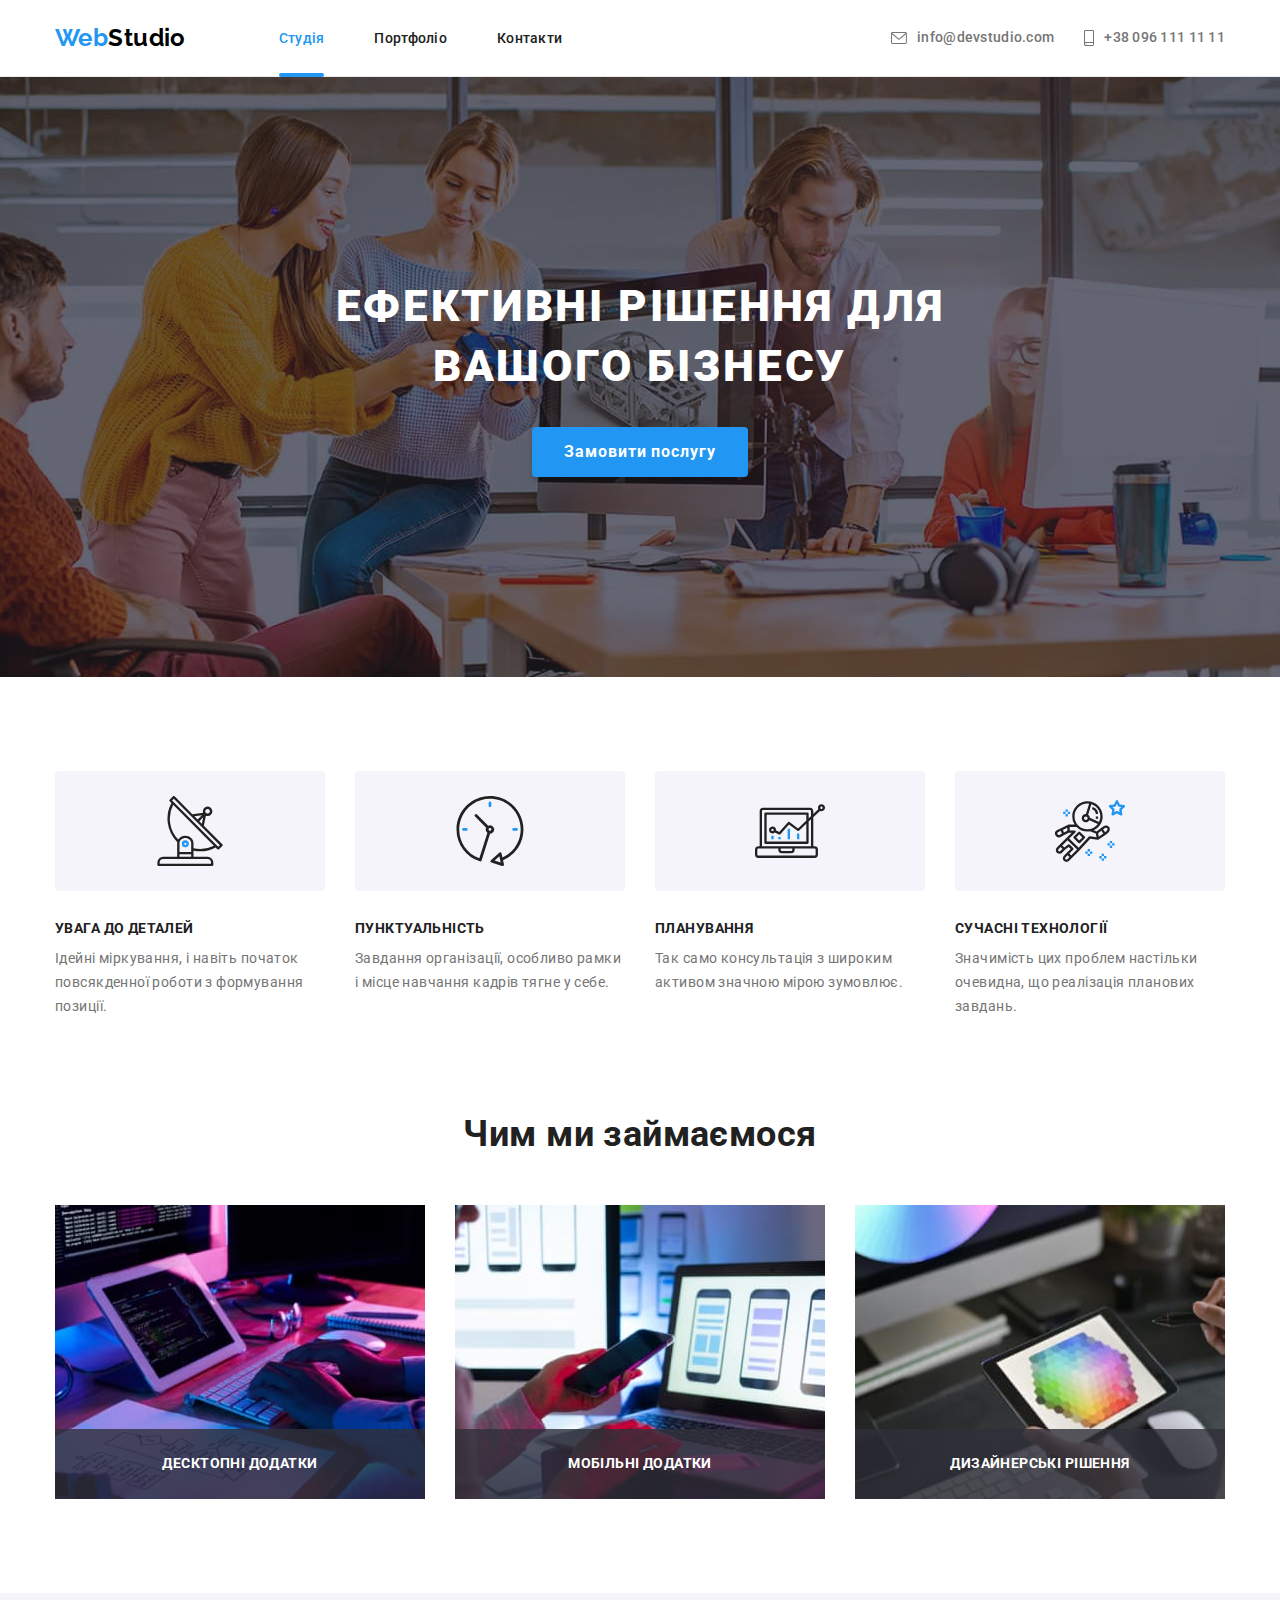
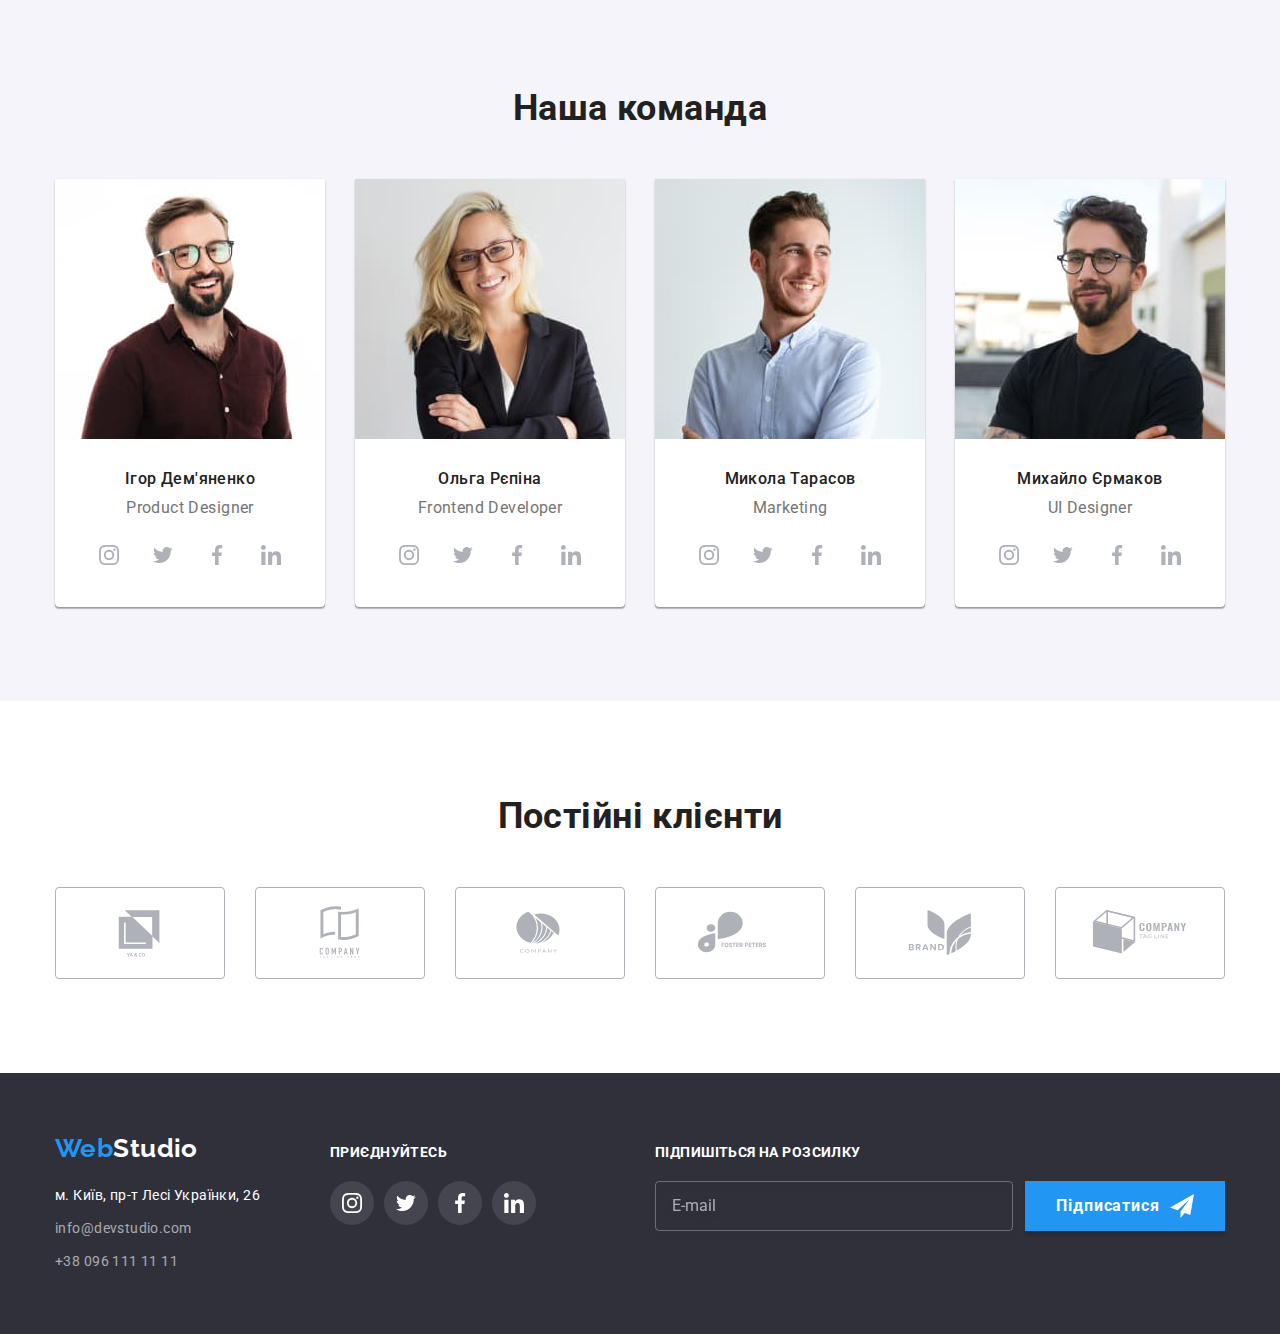
<file: index.html>
<!DOCTYPE html>
<html lang="uk">
  <head>
    <meta charset="UTF-8" />
    <meta http-equiv="X-UA-Compatible" content="IE=edge" />
    <meta name="viewport" content="width=device-width, initial-scale=1.0" />
    <title>WebStudio</title>
    <link
      rel="stylesheet"
      href="https://cdn.jsdelivr.net/npm/modern-normalize@1.1.0/modern-normalize.min.css"
    />
    <link rel="preconnect" href="https://fonts.googleapis.com" />
    <link rel="preconnect" href="https://fonts.gstatic.com" crossorigin />
    <link
      href="https://fonts.googleapis.com/css2?family=Raleway:wght@700&family=Roboto:wght@400;500;700;900&display=swap"
      rel="stylesheet"
    />
    <link rel="stylesheet" href="./css/main.min.css" />
  </head>
  <body>
    <header class="page-header">
      <div class="container page-header__container">
        <nav>
          <a class="logo link" href="./index.html"
            ><span class="logo-web">Web</span
            ><span class="page-header__logo-studio">Studio</span></a
          >
          <ul class="menu list">
            <li class="menu__item">
              <a class="menu__link link menu__link_current hover" href="./index.html">Студія</a>
            </li>
            <li class="menu__item">
              <a class="menu__link link hover" href="./portfolio.html">Портфоліо</a>
            </li>
            <li class="menu__item"><a class="menu__link link hover" href="#">Контакти</a></li>
          </ul>
        </nav>
        <button type="button" class="open-mob-menu-btn js-open-menu">
          <svg class="open-mob-menu-btn__icon">
            <use href="./images/sprite.svg#icon-burger"></use>
          </svg>
        </button>
        <ul class="contact list">
          <li class="contact__item">
            <a class="contact__info link hover" href="mailto:info@devstudio.com">
              <svg
                lang="en"
                aria-label="envelope icon"
                class="contact__icon"
                width="16"
                height="12"
              >
                <use href="./images/sprite.svg#icon-envelope"></use>
              </svg>
              info@devstudio.com</a
            >
          </li>
          <li class="contact__item">
            <a class="contact__info link hover" href="tel:+380961111111">
              <svg
                lang="en"
                aria-label="smartphone icon"
                class="contact__icon"
                width="10"
                height="16"
              >
                <use href="./images/sprite.svg#icon-smartphone"></use>
              </svg>
              +38 096 111 11 11</a
            >
          </li>
        </ul>
      </div>
      <div class="mobile-menu js-menu-container">
        <div class="container mobile-menu__container">
          <button class="mobile-menu__close-btn js-close-menu" type="button">
            <svg lang="en" aria-label="close icon" class="mobile-menu__close-icon">
              <use href="./images/sprite.svg#icon-close"></use>
            </svg>
          </button>
          <ul class="mobile-menu__list list">
            <li class="mobile-menu__item">
              <a class="mobile-menu__link link mobile-menu__link_current hover" href="./index.html"
                >Студія</a
              >
            </li>
            <li class="mobile-menu__item">
              <a class="mobile-menu__link link hover" href="./portfolio.html">Портфоліо</a>
            </li>
            <li class="mobile-menu__item">
              <a class="mobile-menu__link link hover" href="#">Контакти</a>
            </li>
          </ul>
          <ul class="mobile-menu__contact list">
            <li class="mobile-menu__contact-item">
              <a class="mobile-menu__tel link hover" href="tel:+380961111111"> +38 096 111 11 11</a>
            </li>
            <li class="mobile-menu__contact-item">
              <a class="mobile-menu__mail link hover" href="mailto:info@devstudio.com">
                info@devstudio.com</a
              >
            </li>
          </ul>
          <ul class="mobile-menu__social-list list">
            <li class="mobile-menu__social-list-item">
              <a class="link mobile-menu__social-list-link" lang="en" href="#">Instagram</a>
            </li>
            <li class="mobile-menu__social-list-item">
              <a class="link mobile-menu__social-list-link" lang="en" href="#">Twitter</a>
            </li>
            <li class="mobile-menu__social-list-item">
              <a class="link mobile-menu__social-list-link" lang="en" href="#">Facebook</a>
            </li>
            <li class="mobile-menu__social-list-item">
              <a class="link mobile-menu__social-list-link" lang="en" href="#">LinkedIn</a>
            </li>
          </ul>
        </div>
      </div>
    </header>
    <main>
      <section class="hero overlay">
        <div class="container">
          <h1 class="hero__title">Ефективні рішення для вашого бізнесу</h1>
          <button class="hero__btn" type="button" data-modal-open>Замовити послугу</button>
        </div>
      </section>
      <section class="features section">
        <div class="container">
          <h2 class="visually-hidden">Особливості</h2>
          <ul class="features__list list">
            <li class="features__item">
              <div class="features__image">
                <svg lang="en" aria-label="antenna icon" width="70" height="70">
                  <use href="./images/sprite.svg#icon-antenna"></use>
                </svg>
              </div>
              <h3 class="features__title">Увага до деталей</h3>
              <p class="features__text">
                Ідейні міркування, і навіть початок повсякденної роботи з формування позиції.
              </p>
            </li>
            <li class="features__item">
              <div class="features__image">
                <svg lang="en" aria-label="clock icon" width="70" height="70">
                  <use href="./images/sprite.svg#icon-clock"></use>
                </svg>
              </div>
              <h3 class="features__title">Пунктуальність</h3>
              <p class="features__text">
                Завдання організації, особливо рамки і місце навчання кадрів тягне у себе.
              </p>
            </li>
            <li class="features__item">
              <div class="features__image">
                <svg lang="en" aria-label="diagram icon" width="70" height="70">
                  <use href="./images/sprite.svg#icon-diagram"></use>
                </svg>
              </div>
              <h3 class="features__title">Планування</h3>
              <p class="features__text">
                Так само консультація з широким активом значною мірою зумовлює.
              </p>
            </li>
            <li class="features__item">
              <div class="features__image">
                <svg lang="en" aria-label="astronaut icon" width="70" height="70">
                  <use href="./images/sprite.svg#icon-astronaut"></use>
                </svg>
              </div>
              <h3 class="features__title">Сучасні технології</h3>
              <p class="features__text">
                Значимість цих проблем настільки очевидна, що реалізація планових завдань.
              </p>
            </li>
          </ul>
        </div>
      </section>
      <section class="work section">
        <div class="container">
          <h2 class="work__title">Чим ми займаємося</h2>
          <ul class="work__list list">
            <li>
              <div class="work__wrapper">
                <img
                  srcset="./images/about-img-1@2x.jpg 2x"
                  src="./images/about-img-1.jpg"
                  alt="Друкує код"
                  width="370"
                  height="294"
                />
                <p class="work__overlay">десктопні додатки</p>
              </div>
            </li>
            <li>
              <div class="work__wrapper">
                <img
                  srcset="./images/about-img-2@2x.jpg 2x"
                  src="./images/about-img-2.jpg"
                  alt="Перевіряє телефон"
                  width="370"
                  height="294"
                />
                <p class="work__overlay">мобільні додатки</p>
              </div>
            </li>
            <li>
              <div class="work__wrapper">
                <img
                  srcset="./images/about-img-3@2x.jpg 2x"
                  src="./images/about-img-3.jpg"
                  alt="Працює з планшетом"
                  width="370"
                  height="294"
                />
                <p class="work__overlay">дизайнерські рішення</p>
              </div>
            </li>
          </ul>
        </div>
      </section>
      <section class="team section">
        <div class="container">
          <h2 class="team__title">Наша команда</h2>
          <ul class="team__list list">
            <li class="team__images">
              <picture>
                <source
                  srcset="./images/team-member-1.jpg 1x, ./images/team-member-1@2x.jpg 2x"
                  media="(min-width: 1200px)" />
                <source
                  srcset="./images/team-member-1-tab.jpg 1x, ./images/team-member-1-tab@2x.jpg 2x"
                  media="(min-width: 768px)" />
                <source
                  srcset="./images/team-member-1-mob.jpg 1x, ./images/team-member-1-mob@2x.jpg 2x"
                  media="(max-width: 767px)" />
                <img src="./images/team-member-1-mob.jpg" alt="Фото Ігоря Дем'яненка"
              /></picture>
              <div class="team__subtitle">
                <h3 class="team__name">Ігор Дем'яненко</h3>
                <p class="team__position" lang="en">Product Designer</p>
                <ul class="social-list list">
                  <li>
                    <a href="#" class="social-list__link link">
                      <svg
                        lang="en"
                        aria-label="instagram icon"
                        class="social-list-icon"
                        width="20"
                        height="20"
                      >
                        <use href="./images/sprite.svg#icon-instagram"></use>
                      </svg>
                    </a>
                  </li>
                  <li>
                    <a href="#" class="social-list__link">
                      <svg
                        lang="en"
                        aria-label="twitter icon"
                        class="social-list-icon"
                        width="20"
                        height="20"
                      >
                        <use href="./images/sprite.svg#icon-twitter"></use>
                      </svg>
                    </a>
                  </li>
                  <li>
                    <a href="#" class="social-list__link">
                      <svg
                        lang="en"
                        aria-label="facebook icon"
                        class="social-list-icon"
                        width="20"
                        height="20"
                      >
                        <use href="./images/sprite.svg#icon-facebook"></use>
                      </svg>
                    </a>
                  </li>
                  <li>
                    <a href="#" class="social-list__link">
                      <svg
                        lang="en"
                        aria-label="linkedin icon"
                        class="social-list-icon"
                        width="20"
                        height="20"
                      >
                        <use href="./images/sprite.svg#icon-linkedin"></use>
                      </svg>
                    </a>
                  </li>
                </ul>
              </div>
            </li>
            <li class="team__images">
              <picture>
                <source
                  srcset="./images/team-member-2.jpg 1x, ./images/team-member-2@2x.jpg 2x"
                  media="(min-width: 1200px)" />
                <source
                  srcset="./images/team-member-2-tab.jpg 1x, ./images/team-member-2-tab@2x.jpg 2x"
                  media="(min-width: 768px)" />
                <source
                  srcset="./images/team-member-2-mob.jpg 1x, ./images/team-member-2-mob@2x.jpg 2x"
                  media="(max-width: 767px)" />
                <img src="./images/team-member-2-mob.jpg" alt="Фото Ольги Рєпіної"
              /></picture>
              <div class="team__subtitle">
                <h3 class="team__name">Ольга Рєпіна</h3>
                <p class="team__position" lang="en">Frontend Developer</p>
                <ul class="social-list list">
                  <li>
                    <a href="#" class="social-list__link link">
                      <svg
                        lang="en"
                        aria-label="instagram icon"
                        class="social-list-icon"
                        width="20"
                        height="20"
                      >
                        <use href="./images/sprite.svg#icon-instagram"></use>
                      </svg>
                    </a>
                  </li>
                  <li>
                    <a href="#" class="social-list__link">
                      <svg
                        lang="en"
                        aria-label="twitter icon"
                        class="social-list-icon"
                        width="20"
                        height="20"
                      >
                        <use href="./images/sprite.svg#icon-twitter"></use>
                      </svg>
                    </a>
                  </li>
                  <li>
                    <a href="#" class="social-list__link">
                      <svg
                        lang="en"
                        aria-label="facebook icon"
                        class="social-list-icon"
                        width="20"
                        height="20"
                      >
                        <use href="./images/sprite.svg#icon-facebook"></use>
                      </svg>
                    </a>
                  </li>
                  <li>
                    <a href="#" class="social-list__link">
                      <svg
                        lang="en"
                        aria-label="linkedin icon"
                        class="social-list-icon"
                        width="20"
                        height="20"
                      >
                        <use href="./images/sprite.svg#icon-linkedin"></use>
                      </svg>
                    </a>
                  </li>
                </ul>
              </div>
            </li>
            <li class="team__images">
              <picture>
                <source
                  srcset="./images/team-member-3.jpg 1x, ./images/team-member-3@2x.jpg 2x"
                  media="(min-width: 1200px)" />
                <source
                  srcset="./images/team-member-3-tab.jpg 1x, ./images/team-member-3-tab@2x.jpg 2x"
                  media="(min-width: 768px)" />
                <source
                  srcset="./images/team-member-3-mob.jpg 1x, ./images/team-member-3-mob@2x.jpg 2x"
                  media="(max-width: 767px)" />
                <img src="./images/team-member-3-mob.jpg" alt="Фото Миколи Тарасова"
              /></picture>
              <div class="team__subtitle">
                <h3 class="team__name">Микола Тарасов</h3>
                <p class="team__position" lang="en">Marketing</p>
                <ul class="social-list list">
                  <li>
                    <a href="#" class="social-list__link link">
                      <svg
                        lang="en"
                        aria-label="instagram icon"
                        class="social-list-icon"
                        width="20"
                        height="20"
                      >
                        <use href="./images/sprite.svg#icon-instagram"></use>
                      </svg>
                    </a>
                  </li>
                  <li>
                    <a href="#" class="social-list__link">
                      <svg
                        lang="en"
                        aria-label="twitter icon"
                        class="social-list-icon"
                        width="20"
                        height="20"
                      >
                        <use href="./images/sprite.svg#icon-twitter"></use>
                      </svg>
                    </a>
                  </li>
                  <li>
                    <a href="#" class="social-list__link">
                      <svg
                        lang="en"
                        aria-label="facebook icon"
                        class="social-list-icon"
                        width="20"
                        height="20"
                      >
                        <use href="./images/sprite.svg#icon-facebook"></use>
                      </svg>
                    </a>
                  </li>
                  <li>
                    <a href="#" class="social-list__link">
                      <svg
                        lang="en"
                        aria-label="linkedin icon"
                        class="social-list-icon"
                        width="20"
                        height="20"
                      >
                        <use href="./images/sprite.svg#icon-linkedin"></use>
                      </svg>
                    </a>
                  </li>
                </ul>
              </div>
            </li>
            <li class="team__images">
              <picture>
                <source
                  srcset="./images/team-member-4.jpg 1x, ./images/team-member-4@2x.jpg 2x"
                  media="(min-width: 1200px)" />
                <source
                  srcset="./images/team-member-4-tab.jpg 1x, ./images/team-member-4-tab@2x.jpg 2x"
                  media="(min-width: 768px)" />
                <source
                  srcset="./images/team-member-4-mob.jpg 1x, ./images/team-member-4-mob@2x.jpg 2x"
                  media="(max-width: 767px)" />
                <img src="./images/team-member-4-mob.jpg" alt="Фото Михайла Єрмакова"
              /></picture>
              <div class="team__subtitle">
                <h3 class="team__name">Михайло Єрмаков</h3>
                <p class="team__position" lang="en">UI Designer</p>
                <ul class="social-list list">
                  <li>
                    <a href="#" class="social-list__link link">
                      <svg
                        lang="en"
                        aria-label="instagram icon"
                        class="social-list-icon"
                        width="20"
                        height="20"
                      >
                        <use href="./images/sprite.svg#icon-instagram"></use>
                      </svg>
                    </a>
                  </li>
                  <li>
                    <a href="#" class="social-list__link">
                      <svg
                        lang="en"
                        aria-label="twitter icon"
                        class="social-list-icon"
                        width="20"
                        height="20"
                      >
                        <use href="./images/sprite.svg#icon-twitter"></use>
                      </svg>
                    </a>
                  </li>
                  <li>
                    <a href="#" class="social-list__link">
                      <svg
                        lang="en"
                        aria-label="facebook icon"
                        class="social-list-icon"
                        width="20"
                        height="20"
                      >
                        <use href="./images/sprite.svg#icon-facebook"></use>
                      </svg>
                    </a>
                  </li>
                  <li>
                    <a href="#" class="social-list__link">
                      <svg
                        lang="en"
                        aria-label="linkedin icon"
                        class="social-list-icon"
                        width="20"
                        height="20"
                      >
                        <use href="./images/sprite.svg#icon-linkedin"></use>
                      </svg>
                    </a>
                  </li>
                </ul>
              </div>
            </li>
          </ul>
        </div>
      </section>
      <section class="clients section">
        <div class="container">
          <h2 class="clients__title">Постійні клієнти</h2>
          <ul class="clients__list list">
            <li>
              <a href="#" class="clients__link link"
                ><svg
                  lang="en"
                  aria-label="logo1 icon"
                  class="clients__icon"
                  width="106"
                  height="60"
                >
                  <use href="./images/sprite.svg#icon-Logo1"></use></svg
              ></a>
            </li>
            <li>
              <a href="#" class="clients__link link"
                ><svg
                  lang="en"
                  aria-label="logo2 icon"
                  class="clients__icon"
                  width="106"
                  height="60"
                >
                  <use href="./images/sprite.svg#icon-Logo2"></use></svg
              ></a>
            </li>
            <li>
              <a href="#" class="clients__link link"
                ><svg
                  lang="en"
                  aria-label="logo3 icon"
                  class="clients__icon"
                  width="106"
                  height="60"
                >
                  <use href="./images/sprite.svg#icon-Logo3"></use></svg
              ></a>
            </li>
            <li>
              <a href="#" class="clients__link link"
                ><svg
                  lang="en"
                  aria-label="logo4 icon"
                  class="clients__icon"
                  width="106"
                  height="60"
                >
                  <use href="./images/sprite.svg#icon-Logo4"></use></svg
              ></a>
            </li>
            <li>
              <a href="#" class="clients__link link"
                ><svg
                  lang="en"
                  aria-label="logo5 icon"
                  class="clients__icon"
                  width="106"
                  height="60"
                >
                  <use href="./images/sprite.svg#icon-Logo5"></use></svg
              ></a>
            </li>
            <li>
              <a href="#" class="clients__link link"
                ><svg
                  lang="en"
                  aria-label="logo6 icon"
                  class="clients__icon"
                  width="106"
                  height="60"
                >
                  <use href="./images/sprite.svg#icon-Logo6"></use></svg
              ></a>
            </li>
          </ul>
        </div>
      </section>
    </main>
    <footer class="footer">
      <div class="footer__container container">
        <div class="footer__wrapper">
          <div>
            <a class="footer__logo link" href="./index.html"
              ><span class="logo-web">Web</span><span class="footer__logo-studio">Studio</span></a
            >
            <address class="address">
              <ul class="list">
                <li class="address__item">
                  <a
                    class="address__link link"
                    href="https://goo.gl/maps/EYqhjELSdJhmkw51A"
                    target="_blank"
                    rel="nofollow noopener noreferrer"
                    >м. Київ, пр-т Лесі Українки, 26</a
                  >
                </li>
                <li class="address__item">
                  <a class="contact-link link hover" href="mailto:info@devstudio.com"
                    >info@devstudio.com</a
                  >
                </li>
                <li class="address__item">
                  <a class="contact-link link hover" href="tel:+380961111111">+38 096 111 11 11</a>
                </li>
              </ul>
            </address>
          </div>
          <div class="footer__socials">
            <p class="footer__invitation">приєднуйтесь</p>
            <ul class="social-list list">
              <li>
                <a href="#" class="social-list__link footer__fill link">
                  <svg
                    lang="en"
                    aria-label="instagram icon"
                    class="social-list-icon"
                    width="20"
                    height="20"
                  >
                    <use href="./images/sprite.svg#icon-instagram"></use>
                  </svg>
                </a>
              </li>
              <li>
                <a href="#" class="social-list__link footer__fill link">
                  <svg
                    lang="en"
                    aria-label="twitter icon"
                    class="social-list-icon"
                    width="20"
                    height="20"
                  >
                    <use href="./images/sprite.svg#icon-twitter"></use>
                  </svg>
                </a>
              </li>
              <li>
                <a href="#" class="social-list__link footer__fill link">
                  <svg
                    lang="en"
                    aria-label="facebook icon"
                    class="social-list-icon"
                    width="20"
                    height="20"
                  >
                    <use href="./images/sprite.svg#icon-facebook"></use>
                  </svg>
                </a>
              </li>
              <li>
                <a href="#" class="social-list__link footer__fill link">
                  <svg
                    lang="en"
                    aria-label="linkedin icon"
                    class="social-list-icon"
                    width="20"
                    height="20"
                  >
                    <use href="./images/sprite.svg#icon-linkedin"></use>
                  </svg>
                </a>
              </li>
            </ul>
          </div>
        </div>
        <div class="footer__subscription">
          <p class="footer__invitation">підпишіться на розсилку</p>
          <form class="footer__form">
            <input
              type="email"
              class="footer__input"
              name="user-email"
              placeholder="E-mail"
              autocomplete="email"
              required
            />
            <button class="footer__btn" type="submit">
              Підписатися
              <svg lang="en" aria-label="send icon" class="btn__icon" width="24" height="24">
                <use href="./images/sprite.svg#icon-send"></use>
              </svg>
            </button>
          </form>
        </div>
      </div>
    </footer>
    <div class="backdrop is-hidden" data-modal>
      <div class="modal">
        <button class="modal__btn" type="button" data-modal-close>
          <svg lang="en" aria-label="close icon" class="modal__btn-icon" width="18" height="18">
            <use href="./images/sprite.svg#icon-close"></use>
          </svg>
        </button>
        <form class="form">
          <p class="form__title">Залиште свої дані, ми вам передзвонимо</p>
          <div class="form__field">
            <label for="user-name" class="form__label">Ім'я</label>
            <div class="form__wrapper">
              <input
                type="text"
                class="form__input"
                name="user-name"
                id="user-name"
                autocomplete="name"
                pattern="[a-zA-Zа-яА-ЯіІїЇ`ʼ]+"
                required
              />
              <svg lang="en" aria-label="person icon" class="form__icon" width="18" height="18">
                <use href="./images/sprite.svg#icon-person-black"></use>
              </svg>
            </div>
          </div>
          <div class="form__field">
            <label for="user-tel" class="form__label">Телефон</label>
            <div class="form__wrapper">
              <input
                type="tel"
                class="form__input"
                name="user-tel"
                id="user-tel"
                autocomplete="tel"
                pattern="[0-9]{3}-[0-9]{3}-[0-9]{2}-[0-9]{2}"
                title="xxx-xxx-xx-xx"
                required
              />
              <svg lang="en" aria-label="phone icon" class="form__icon" width="18" height="18">
                <use href="./images/sprite.svg#icon-phone-black"></use>
              </svg>
            </div>
          </div>
          <div class="form__field">
            <label for="user-email" class="form__label">Пошта</label>
            <div class="form__wrapper">
              <input
                type="email"
                class="form__input"
                name="user-email"
                id="user-email"
                autocomplete="email"
                pattern="[a-z0-9._%+-]+@[a-z0-9.-]+\.[a-z]{2,}$"
                required
              />
              <svg lang="en" aria-label="email icon" class="form__icon" width="18" height="18">
                <use href="./images/sprite.svg#icon-email-black"></use>
              </svg>
            </div>
          </div>
          <div class="form__field form__textarea">
            <label for="user-comment" class="form__label">Коментар</label>
            <textarea
              class="form__comment"
              name="user-comment"
              id="user-comment"
              placeholder="Введіть текст"
            ></textarea>
          </div>
          <label class="form__checkbox">
            <input type="checkbox" class="form__input-policy" name="user-policy" required />
            <svg class="form__svg-checkbox">
              <use class="form__checkbox-icon" href="./images/sprite.svg#icon-check"></use>
            </svg>
            <span
              >Погоджуюся з розсилкою та приймаю&nbsp;
              <a class="form__policy-deal" href="#">&nbsp;Умови договору</a></span
            ></label
          >
          <button class="btn-submit" type="submit">Відправити</button>
        </form>
      </div>
    </div>
    <script src="js/mobile-menu.js"></script>
    <script src="./js/modal.js"></script>
  </body>
</html>
</file>
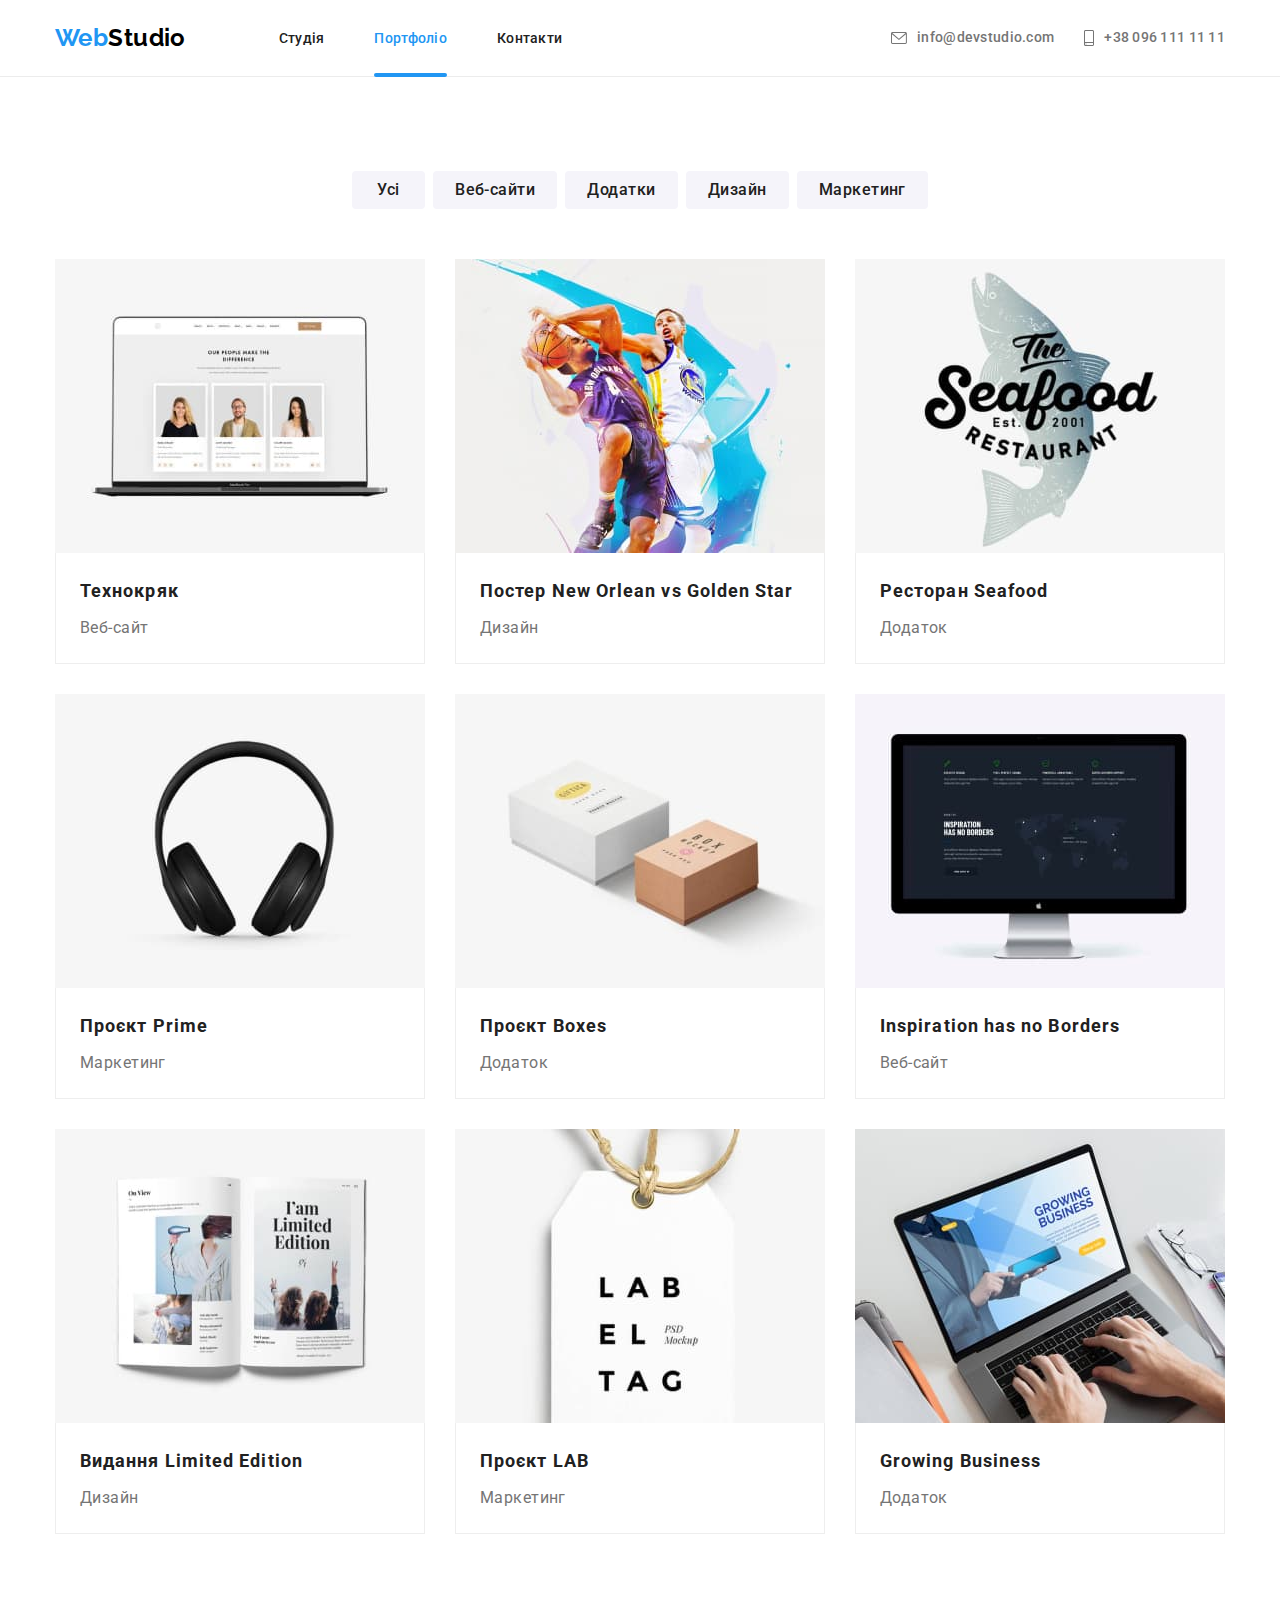
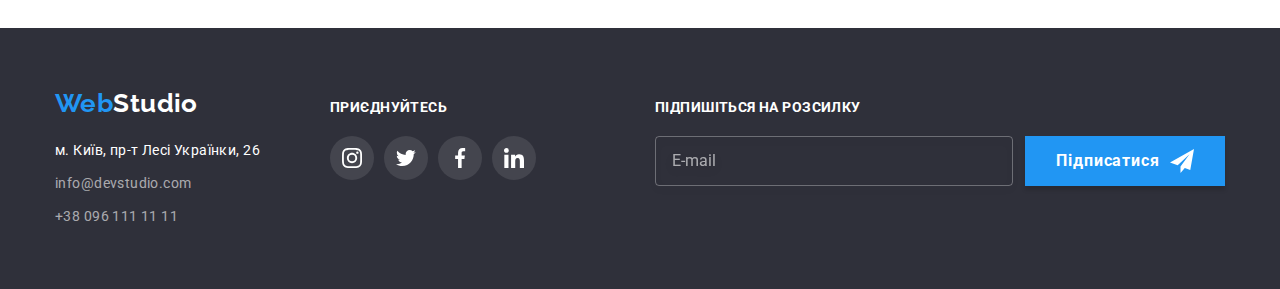
<file: portfolio.html>
<!DOCTYPE html>
<html lang="uk">
  <head>
    <meta charset="UTF-8" />
    <meta http-equiv="X-UA-Compatible" content="IE=edge" />
    <meta name="viewport" content="width=device-width, initial-scale=1.0" />
    <title>Portfolio</title>
    <link
      rel="stylesheet"
      href="https://cdn.jsdelivr.net/npm/modern-normalize@1.1.0/modern-normalize.min.css"
    />
    <link rel="preconnect" href="https://fonts.googleapis.com" />
    <link rel="preconnect" href="https://fonts.gstatic.com" crossorigin />
    <link
      href="https://fonts.googleapis.com/css2?family=Raleway:wght@700&family=Roboto:wght@400;500;700;900&display=swap"
      rel="stylesheet"
    />
    <link rel="stylesheet" href="./css/main.min.css" />
  </head>
  <body>
    <header class="page-header">
      <div class="container page-header__container">
        <nav>
          <a class="logo link" href="./index.html"
            ><span class="logo-web">Web</span
            ><span class="page-header__logo-studio">Studio</span></a
          >
          <ul class="menu list">
            <li class="menu__item">
              <a class="menu__link link hover" href="./index.html">Студія</a>
            </li>
            <li class="menu__item">
              <a class="menu__link link menu__link_current hover" href="./portfolio.html"
                >Портфоліо</a
              >
            </li>
            <li class="menu__item"><a class="menu__link link hover" href="#">Контакти</a></li>
          </ul>
        </nav>
        <button type="button" class="open-mob-menu-btn js-open-menu">
          <svg class="open-mob-menu-btn__icon">
            <use href="./images/sprite.svg#icon-burger"></use>
          </svg>
        </button>
        <ul class="contact list">
          <li class="contact__item">
            <a class="contact__info link hover" href="mailto:info@devstudio.com">
              <svg
                lang="en"
                aria-label="envelope icon"
                class="contact__icon"
                width="16"
                height="12"
              >
                <use href="./images/sprite.svg#icon-envelope"></use>
              </svg>
              info@devstudio.com</a
            >
          </li>
          <li class="contact__item">
            <a class="contact__info link hover" href="tel:+380961111111">
              <svg
                lang="en"
                aria-label="smartphone icon"
                class="contact__icon"
                width="10"
                height="16"
              >
                <use href="./images/sprite.svg#icon-smartphone"></use>
              </svg>
              +38 096 111 11 11</a
            >
          </li>
        </ul>
      </div>
      <div class="mobile-menu js-menu-container">
        <div class="container mobile-menu__container">
          <button class="mobile-menu__close-btn js-close-menu" type="button">
            <svg lang="en" aria-label="close icon" class="mobile-menu__close-icon">
              <use href="./images/sprite.svg#icon-close"></use>
            </svg>
          </button>
          <ul class="mobile-menu__list list">
            <li class="mobile-menu__item">
              <a class="mobile-menu__link link mobile-menu__link hover" href="./index.html"
                >Студія</a
              >
            </li>
            <li class="mobile-menu__item">
              <a
                class="mobile-menu__link mobile-menu__link_current link hover"
                href="./portfolio.html"
                >Портфоліо</a
              >
            </li>
            <li class="mobile-menu__item">
              <a class="mobile-menu__link link hover" href="#">Контакти</a>
            </li>
          </ul>
          <ul class="mobile-menu__contact list">
            <li class="mobile-menu__contact-item">
              <a class="mobile-menu__tel link hover" href="tel:+380961111111"> +38 096 111 11 11</a>
            </li>
            <li class="mobile-menu__contact-item">
              <a class="mobile-menu__mail link hover" href="mailto:info@devstudio.com">
                info@devstudio.com</a
              >
            </li>
          </ul>
          <ul class="mobile-menu__social-list list">
            <li class="mobile-menu__social-list-item">
              <a class="link mobile-menu__social-list-link" lang="en" href="#">Instagram</a>
            </li>
            <li class="mobile-menu__social-list-item">
              <a class="link mobile-menu__social-list-link" lang="en" href="#">Twitter</a>
            </li>
            <li class="mobile-menu__social-list-item">
              <a class="link mobile-menu__social-list-link" lang="en" href="#">Facebook</a>
            </li>
            <li class="mobile-menu__social-list-item">
              <a class="link mobile-menu__social-list-link" lang="en" href="#">LinkedIn</a>
            </li>
          </ul>
        </div>
      </div>
    </header>
    <main>
      <section class="portfolio section">
        <div class="container">
          <h1 class="visually-hidden">Навігація сайту</h1>
          <ul class="portfolio__nav list">
            <li>
              <button class="portfolio__btn" type="button">Усі</button>
            </li>
            <li>
              <button class="portfolio__btn" type="button">Веб-сайти</button>
            </li>
            <li>
              <button class="portfolio__btn" type="button">Додатки</button>
            </li>
            <li>
              <button class="portfolio__btn" type="button">Дизайн</button>
            </li>
            <li>
              <button class="portfolio__btn" type="button">Маркетинг</button>
            </li>
          </ul>
          <ul class="portfolio__examples list">
            <li class="portfolio__item">
              <a href="#" class="portfolio__link link">
                <div class="portfolio__wrapper">
                  <picture>
                    <source
                      srcset="./images/portfolio-img-1.jpg 1x, ./images/portfolio-img-1@2x.jpg 2x"
                      media="(min-width: 1200px)" />
                    <source
                      srcset="
                        ./images/portfolio-img-1-tab.jpg    1x,
                        ./images/portfolio-img-1-tab@2x.jpg 2x
                      "
                      media="(min-width: 768px)" />
                    <source
                      srcset="
                        ./images/portfolio-img-1-mob.jpg    1x,
                        ./images/portfolio-img-1-mob@2x.jpg 2x
                      "
                      media="(max-width: 767px)" />
                    <img src="./images/portfolio-img-1-mob.jpg" alt="Ноутбук з фото трьох людей"
                  /></picture>
                  <p class="portfolio__overlay">
                    Ресурс пропонує комплексні пропозиції з різним рівнем функціоналу та сервісів.
                    Все це дозволить відвідувачу отримати вичерпні відомості про компанію чи
                    приватну особу.
                  </p>
                </div>
                <div class="portfolio__subtitle">
                  <h2 class="portfolio__title">Технокряк</h2>
                  <p class="portfolio__text">Веб-сайт</p>
                </div></a
              >
            </li>
            <li class="portfolio__item">
              <a href="#" class="portfolio__link link">
                <div class="portfolio__wrapper">
                  <picture>
                    <source
                      srcset="./images/portfolio-img-2.jpg 1x, ./images/portfolio-img-2@2x.jpg 2x"
                      media="(min-width: 1200px)" />
                    <source
                      srcset="
                        ./images/portfolio-img-2-tab.jpg    1x,
                        ./images/portfolio-img-2-tab@2x.jpg 2x
                      "
                      media="(min-width: 768px)" />
                    <source
                      srcset="
                        ./images/portfolio-img-2-mob.jpg    1x,
                        ./images/portfolio-img-2-mob@2x.jpg 2x
                      "
                      media="(max-width: 767px)" />
                    <img src="./images/portfolio-img-2-mob.jpg" alt="Два баскетболісти"
                  /></picture>
                  <p class="portfolio__overlay">
                    Ресурс пропонує комплексні пропозиції з різним рівнем функціоналу та сервісів.
                    Все це дозволить відвідувачу отримати вичерпні відомості про компанію чи
                    приватну особу.
                  </p>
                </div>
                <div class="portfolio__subtitle">
                  <h2 class="portfolio__title">
                    Постер <span lang="en">New Orlean vs Golden Star</span>
                  </h2>
                  <p class="portfolio__text">Дизайн</p>
                </div></a
              >
            </li>
            <li class="portfolio__item">
              <a href="#" class="portfolio__link link">
                <div class="portfolio__wrapper">
                  <picture>
                    <source
                      srcset="./images/portfolio-img-3.jpg 1x, ./images/portfolio-img-3@2x.jpg 2x"
                      media="(min-width: 1200px)" />
                    <source
                      srcset="
                        ./images/portfolio-img-3-tab.jpg    1x,
                        ./images/portfolio-img-3-tab@2x.jpg 2x
                      "
                      media="(min-width: 768px)" />
                    <source
                      srcset="
                        ./images/portfolio-img-3-mob.jpg    1x,
                        ./images/portfolio-img-3-mob@2x.jpg 2x
                      "
                      media="(max-width: 767px)" />
                    <img src="./images/portfolio-img-3-mob.jpg" alt="Логотип ресторана з рибою"
                  /></picture>
                  <p class="portfolio__overlay">
                    Ресурс пропонує комплексні пропозиції з різним рівнем функціоналу та сервісів.
                    Все це дозволить відвідувачу отримати вичерпні відомості про компанію чи
                    приватну особу.
                  </p>
                </div>
                <div class="portfolio__subtitle">
                  <h2 class="portfolio__title">Ресторан <span lang="en">Seafood</span></h2>
                  <p class="portfolio__text">Додаток</p>
                </div></a
              >
            </li>
            <li class="portfolio__item">
              <a href="#" class="portfolio__link link">
                <div class="portfolio__wrapper">
                  <picture>
                    <source
                      srcset="./images/portfolio-img-4.jpg 1x, ./images/portfolio-img-4@2x.jpg 2x"
                      media="(min-width: 1200px)" />
                    <source
                      srcset="
                        ./images/portfolio-img-4-tab.jpg    1x,
                        ./images/portfolio-img-4-tab@2x.jpg 2x
                      "
                      media="(min-width: 768px)" />
                    <source
                      srcset="
                        ./images/portfolio-img-4-mob.jpg    1x,
                        ./images/portfolio-img-4-mob@2x.jpg 2x
                      "
                      media="(max-width: 767px)" />
                    <img src="./images/portfolio-img-4-mob.jpg" alt="Бездротові навушники"
                  /></picture>
                  <p class="portfolio__overlay">
                    Ресурс пропонує комплексні пропозиції з різним рівнем функціоналу та сервісів.
                    Все це дозволить відвідувачу отримати вичерпні відомості про компанію чи
                    приватну особу.
                  </p>
                </div>
                <div class="portfolio__subtitle">
                  <h2 class="portfolio__title">Проєкт <span lang="en">Prime</span></h2>
                  <p class="portfolio__text">Маркетинг</p>
                </div></a
              >
            </li>
            <li class="portfolio__item">
              <a href="#" class="portfolio__link link">
                <div class="portfolio__wrapper">
                  <picture>
                    <source
                      srcset="./images/portfolio-img-5.jpg 1x, ./images/portfolio-img-5@2x.jpg 2x"
                      media="(min-width: 1200px)" />
                    <source
                      srcset="
                        ./images/portfolio-img-5-tab.jpg    1x,
                        ./images/portfolio-img-5-tab@2x.jpg 2x
                      "
                      media="(min-width: 768px)" />
                    <source
                      srcset="
                        ./images/portfolio-img-5-mob.jpg    1x,
                        ./images/portfolio-img-5-mob@2x.jpg 2x
                      "
                      media="(max-width: 767px)" />
                    <img src="./images/portfolio-img-5-mob.jpg" alt="Дві коробки"
                  /></picture>
                  <p class="portfolio__overlay">
                    Ресурс пропонує комплексні пропозиції з різним рівнем функціоналу та сервісів.
                    Все це дозволить відвідувачу отримати вичерпні відомості про компанію чи
                    приватну особу.
                  </p>
                </div>
                <div class="portfolio__subtitle">
                  <h2 class="portfolio__title">Проєкт <span lang="en">Boxes</span></h2>
                  <p class="portfolio__text">Додаток</p>
                </div></a
              >
            </li>
            <li class="portfolio__item">
              <a href="#" class="portfolio__link link">
                <div class="portfolio__wrapper">
                  <picture>
                    <source
                      srcset="./images/portfolio-img-6.jpg 1x, ./images/portfolio-img-6@2x.jpg 2x"
                      media="(min-width: 1200px)" />
                    <source
                      srcset="
                        ./images/portfolio-img-6-tab.jpg    1x,
                        ./images/portfolio-img-6-tab@2x.jpg 2x
                      "
                      media="(min-width: 768px)" />
                    <source
                      srcset="
                        ./images/portfolio-img-6-mob.jpg    1x,
                        ./images/portfolio-img-6-mob@2x.jpg 2x
                      "
                      media="(max-width: 767px)" />
                    <img src="./images/portfolio-img-6-mob.jpg" alt="Монітор з мапою"
                  /></picture>
                  <p class="portfolio__overlay">
                    Ресурс пропонує комплексні пропозиції з різним рівнем функціоналу та сервісів.
                    Все це дозволить відвідувачу отримати вичерпні відомості про компанію чи
                    приватну особу.
                  </p>
                </div>
                <div class="portfolio__subtitle">
                  <h2 class="portfolio__title" lang="en">Inspiration has no Borders</h2>
                  <p class="portfolio__text">Веб-сайт</p>
                </div></a
              >
            </li>
            <li class="portfolio__item">
              <a href="#" class="portfolio__link link">
                <div class="portfolio__wrapper">
                  <picture>
                    <source
                      srcset="./images/portfolio-img-7.jpg 1x, ./images/portfolio-img-7@2x.jpg 2x"
                      media="(min-width: 1200px)" />
                    <source
                      srcset="
                        ./images/portfolio-img-7-tab.jpg    1x,
                        ./images/portfolio-img-7-tab@2x.jpg 2x
                      "
                      media="(min-width: 768px)" />
                    <source
                      srcset="
                        ./images/portfolio-img-7-mob.jpg    1x,
                        ./images/portfolio-img-7-mob@2x.jpg 2x
                      "
                      media="(max-width: 767px)" />
                    <img src="./images/portfolio-img-7-mob.jpg" alt="Розгорнута книга"
                  /></picture>
                  <p class="portfolio__overlay">
                    Ресурс пропонує комплексні пропозиції з різним рівнем функціоналу та сервісів.
                    Все це дозволить відвідувачу отримати вичерпні відомості про компанію чи
                    приватну особу.
                  </p>
                </div>
                <div class="portfolio__subtitle">
                  <h2 class="portfolio__title">Видання <span lang="en">Limited Edition</span></h2>
                  <p class="portfolio__text">Дизайн</p>
                </div></a
              >
            </li>
            <li class="portfolio__item">
              <a href="#" class="portfolio__link link">
                <div class="portfolio__wrapper">
                  <picture>
                    <source
                      srcset="./images/portfolio-img-8.jpg 1x, ./images/portfolio-img-8@2x.jpg 2x"
                      media="(min-width: 1200px)" />
                    <source
                      srcset="
                        ./images/portfolio-img-8-tab.jpg    1x,
                        ./images/portfolio-img-8-tab@2x.jpg 2x
                      "
                      media="(min-width: 768px)" />
                    <source
                      srcset="
                        ./images/portfolio-img-8-mob.jpg    1x,
                        ./images/portfolio-img-8-mob@2x.jpg 2x
                      "
                      media="(max-width: 767px)" />
                    <img src="./images/portfolio-img-8-mob.jpg" alt="Бірка на мотузці"
                  /></picture>
                  <p class="portfolio__overlay">
                    Ресурс пропонує комплексні пропозиції з різним рівнем функціоналу та сервісів.
                    Все це дозволить відвідувачу отримати вичерпні відомості про компанію чи
                    приватну особу.
                  </p>
                </div>
                <div class="portfolio__subtitle">
                  <h2 class="portfolio__title">Проєкт <span lang="en">LAB</span></h2>
                  <p class="portfolio__text">Маркетинг</p>
                </div></a
              >
            </li>
            <li class="portfolio__item">
              <a href="#" class="portfolio__link link">
                <div class="portfolio__wrapper">
                  <picture>
                    <source
                      srcset="./images/portfolio-img-9.jpg 1x, ./images/portfolio-img-9@2x.jpg 2x"
                      media="(min-width: 1200px)" />
                    <source
                      srcset="
                        ./images/portfolio-img-9-tab.jpg    1x,
                        ./images/portfolio-img-9-tab@2x.jpg 2x
                      "
                      media="(min-width: 768px)" />
                    <source
                      srcset="
                        ./images/portfolio-img-9-mob.jpg    1x,
                        ./images/portfolio-img-9-mob@2x.jpg 2x
                      "
                      media="(max-width: 767px)" />
                    <img src="./images/portfolio-img-9-mob.jpg" alt="Друкує на ноутбуці"
                  /></picture>
                  <p class="portfolio__overlay">
                    Ресурс пропонує комплексні пропозиції з різним рівнем функціоналу та сервісів.
                    Все це дозволить відвідувачу отримати вичерпні відомості про компанію чи
                    приватну особу.
                  </p>
                </div>
                <div class="portfolio__subtitle">
                  <h2 class="portfolio__title" lang="en">Growing Business</h2>
                  <p class="portfolio__text">Додаток</p>
                </div></a
              >
            </li>
          </ul>
        </div>
      </section>
    </main>
    <footer class="footer">
      <div class="footer__container container">
        <div class="footer__wrapper">
          <div>
            <a class="footer__logo link" href="./index.html"
              ><span class="logo-web">Web</span><span class="footer__logo-studio">Studio</span></a
            >
            <address class="address">
              <ul class="list">
                <li class="address__item">
                  <a
                    class="address__link link"
                    href="https://goo.gl/maps/EYqhjELSdJhmkw51A"
                    target="_blank"
                    rel="nofollow noopener noreferrer"
                    >м. Київ, пр-т Лесі Українки, 26</a
                  >
                </li>
                <li class="address__item">
                  <a class="contact-link link hover" href="mailto:info@devstudio.com"
                    >info@devstudio.com</a
                  >
                </li>
                <li class="address__item">
                  <a class="contact-link link hover" href="tel:+380961111111">+38 096 111 11 11</a>
                </li>
              </ul>
            </address>
          </div>
          <div class="footer__socials">
            <p class="footer__invitation">приєднуйтесь</p>
            <ul class="social-list list">
              <li>
                <a href="#" class="social-list__link footer__fill link">
                  <svg
                    lang="en"
                    aria-label="instagram icon"
                    class="social-list-icon"
                    width="20"
                    height="20"
                  >
                    <use href="./images/sprite.svg#icon-instagram"></use>
                  </svg>
                </a>
              </li>
              <li>
                <a href="#" class="social-list__link footer__fill link">
                  <svg
                    lang="en"
                    aria-label="twitter icon"
                    class="social-list-icon"
                    width="20"
                    height="20"
                  >
                    <use href="./images/sprite.svg#icon-twitter"></use>
                  </svg>
                </a>
              </li>
              <li>
                <a href="#" class="social-list__link footer__fill link">
                  <svg
                    lang="en"
                    aria-label="facebook icon"
                    class="social-list-icon"
                    width="20"
                    height="20"
                  >
                    <use href="./images/sprite.svg#icon-facebook"></use>
                  </svg>
                </a>
              </li>
              <li>
                <a href="#" class="social-list__link footer__fill link">
                  <svg
                    lang="en"
                    aria-label="linkedin icon"
                    class="social-list-icon"
                    width="20"
                    height="20"
                  >
                    <use href="./images/sprite.svg#icon-linkedin"></use>
                  </svg>
                </a>
              </li>
            </ul>
          </div>
        </div>
        <div class="footer__subscription">
          <p class="footer__invitation">підпишіться на розсилку</p>
          <form class="footer__form">
            <input
              type="email"
              class="footer__input"
              name="user-email"
              placeholder="E-mail"
              autocomplete="email"
              required
            />
            <button class="footer__btn" type="submit">
              Підписатися
              <svg lang="en" aria-label="send icon" class="btn__icon" width="24" height="24">
                <use href="./images/sprite.svg#icon-send"></use>
              </svg>
            </button>
          </form>
        </div>
      </div>
    </footer>
    <script src="js/mobile-menu.js"></script>
  </body>
</html>
</file>
<file: css/main.min.css>
:root{--primary-font: "Roboto", sans-serif;--secondary-font: "Raleway", sans-serif;--primary-text-color: #212121;--secondary-text-color: #757575;--primary-text-color-dark: #fff;--secondary-text-color-dark: rgba(255, 255, 255, 0.6);--accent-color: #2196f3;--secondary-accent-color: #188ce8;--primary-bgc: #fff;--secondary-bgc: #2f303a;--secondary-bgc-dark: #f5f4fa;--studio-header-color: #000;--contact-footer-color: rgba(255, 255, 255, 0.6);--section-padding-top: 94px;--section-padding-bottom: 94px;--column-gap: 30px;--row-gap: 30px;--transition-duration-and-timing-function: 250ms cubic-bezier(0.4, 0, 0.2, 1)}.visually-hidden{position:absolute;white-space:nowrap;width:1px;height:1px;overflow:hidden;border:0;padding:0;clip:rect(0 0 0 0);clip-path:inset(50%);margin:-1px}h1,h2,h3,p{margin-top:0;margin-bottom:0}ul{margin-top:0;margin-bottom:0;padding-left:0}.link{text-decoration:none}.list{list-style:none}img{display:block;max-width:100%;height:auto}address{font-style:normal}button{cursor:pointer;border:none}body{font-family:var(--primary-font);color:var(--primary-text-color);background-color:var(--primary-bgc);font-size:14px;letter-spacing:.03em}.container{padding-left:15px;padding-right:15px}@media screen and (min-width: 480px){.container{width:480px;margin-left:auto;margin-right:auto}}@media screen and (min-width: 768px){.container{width:768px}}@media screen and (min-width: 1200px){.container{width:1200px}}.mobile-menu{position:fixed;top:0;left:0;z-index:11;width:100%;height:100%;opacity:0;visibility:hidden;pointer-events:none;transition:opacity var(--transition-duration-and-timing-function),visibility var(--transition-duration-and-timing-function);background-color:var(--primary-bgc)}.mobile-menu__close-btn{position:absolute;top:16px;right:15px;padding:0;line-height:0;background-color:rgba(0,0,0,0);transition:color var(--transition-duration-and-timing-function)}.mobile-menu__close-btn:hover,.mobile-menu__close-btn:focus{color:var(--accent-color)}.mobile-menu__close-icon{width:40px;height:40px;fill:currentColor}.mobile-menu.is-open{opacity:1;visibility:visible;pointer-events:auto}.mobile-menu__container{position:relative;padding-top:48px;padding-left:40px;display:flex;flex-direction:column;height:100%}.mobile-menu__list{margin-bottom:auto}.mobile-menu__item:not(:last-child){margin-bottom:32px}.mobile-menu__link{font-weight:500;font-size:40px;line-height:1.18;letter-spacing:.02em;color:var(--primary-text-color);transition:color var(--transition-duration-and-timing-function)}.mobile-menu__link_current{color:var(--accent-color)}.mobile-menu__link:hover,.mobile-menu__link:focus{color:var(--accent-color)}.mobile-menu__tel{font-weight:500;font-size:34px;line-height:1.18;letter-spacing:.02em;color:var(--accent-color)}.mobile-menu__mail{font-weight:500;font-size:24px;line-height:1.17;letter-spacing:.02em;color:var(--secondary-text-color)}.mobile-menu__contact{margin-bottom:64px}.mobile-menu__contact-item{margin-bottom:32px}.mobile-menu__social-list{display:flex;flex-wrap:wrap}.mobile-menu__social-list-link{font-weight:500;font-size:18px;line-height:1.22;letter-spacing:.02em;color:var(--accent-color)}.mobile-menu__social-list-item:not(:last-child){border-right:1px solid rgba(33,33,33,.2);padding-right:10px;margin-right:10px}.mobile-menu__social-list-item{padding-bottom:5px}.logo{font-family:var(--secondary-font);font-weight:700;font-size:24px;line-height:1.17}.logo-web{color:var(--accent-color)}.page-header__logo-studio{color:var(--studio-header-color)}.footer__logo-studio{color:var(--primary-text-color-dark)}.footer__logo{font-family:var(--secondary-font);font-weight:700;font-size:26px;line-height:1.19}.social-list{display:flex;justify-content:center;column-gap:10px}.social-list__link{display:flex;align-items:center;justify-content:center;width:44px;height:44px;border-radius:50%;color:#afb1b8;background-color:var(--primary-bgc);transition:background-color var(--transition-duration-and-timing-function),color var(--transition-duration-and-timing-function)}.social-list__link:hover,.social-list__link:focus{color:var(--primary-bgc);background-color:var(--accent-color)}.social-list-icon{fill:currentColor}.modal{position:absolute;top:50%;left:50%;transform:translate(-50%, -50%);min-height:609px;box-shadow:0px 1px 3px rgba(0,0,0,.12),0px 1px 1px rgba(0,0,0,.14),0px 2px 1px rgba(0,0,0,.2);border-radius:4px;background-color:var(--primary-bgc)}@media screen and (max-width: 1199px){.modal{width:450px;height:609px}}@media screen and (max-width: 450px){.modal{width:100%}}@media screen and (min-width: 1200px){.modal{width:528px;height:581px}}.modal__btn{display:flex;justify-content:center;align-items:center;position:absolute;padding:0;top:8px;right:8px;width:30px;height:30px;border-radius:50%;border:1px solid rgba(0,0,0,.1);background-color:rgba(0,0,0,0);transition:color var(--transition-duration-and-timing-function)}.modal__btn:hover{color:var(--accent-color)}.modal__btn-icon{fill:currentColor}.form{padding:40px}.form__title{font-weight:700;font-size:20px;line-height:1.5;text-align:center;width:100%;margin-bottom:12px}@media screen and (min-width: 1200px){.form__title{line-height:1.15}}.form__field{display:flex;flex-direction:column;margin-bottom:10px}.form__textarea{margin-bottom:20px}.form__wrapper{position:relative;width:100%}.form__input{width:100%;height:40px;padding-left:42px;border:1px solid rgba(33,33,33,.2);border-radius:4px;transition:border-color var(--transition-duration-and-timing-function)}.form__input:focus,.form__input:hover{outline:none;border-color:var(--accent-color)}.form__label{font-size:12px;line-height:1.17;letter-spacing:.01em;margin-bottom:4px;color:var(--secondary-text-color)}.form__policy-deal{color:var(--accent-color)}.form__comment{resize:none;height:120px;width:100%;padding:12px 16px;border:1px solid rgba(33,33,33,.2);border-radius:4px;transition:border-color var(--transition-duration-and-timing-function)}.form__comment:focus,.form__comment:hover{outline:none;border-color:var(--accent-color)}.form__comment::placeholder{font-size:16px;line-height:1.25;letter-spacing:.03em;color:rgba(117,117,117,.5)}.form__icon{position:absolute;top:50%;left:12px;transform:translateY(-50%);transition:fill var(--transition-duration-and-timing-function)}.form__input:focus+.form__icon{fill:var(--accent-color)}.form__checkbox{display:flex;align-items:center;justify-content:center;margin-bottom:30px;font-size:12px;line-height:1.17;color:var(--secondary-text-color)}@media screen and (min-width: 1200px){.form__checkbox{font-size:14px;line-height:1.71}}.form__input-policy{position:absolute;appearance:none}.form__svg-checkbox{width:16px;height:15px;border:1px solid var(--primary-text-color);border-radius:2px;margin-right:7px}.form__input-policy:checked+.form__svg-checkbox{background-color:var(--accent-color);border-color:var(--accent-color)}.form__checkbox-icon{display:none}.form__input-policy:checked+.form__svg-checkbox .form__checkbox-icon{display:block}.btn-submit{display:block;min-width:200px;min-height:50px;font-family:inherit;font-weight:700;font-size:16px;line-height:1.88;margin:0 auto;padding:10px 52px;letter-spacing:.06em;color:var(--primary-text-color-dark);background:var(--accent-color);box-shadow:0px 4px 4px rgba(0,0,0,.15);transition:background-color var(--transition-duration-and-timing-function)}.btn-submit:hover,.btn-submit:focus{background-color:var(--secondary-accent-color)}.backdrop{position:fixed;top:0;left:0;width:100%;height:100%;z-index:10;overflow-y:scroll;background:rgba(0,0,0,.2);transition:opacity var(--transition-duration-and-timing-function),visibility var(--transition-duration-and-timing-function)}.backdrop.is-hidden{visibility:hidden;opacity:0;pointer-events:none}.menu{display:none}.contact{display:none}.open-mob-menu-btn{line-height:0;padding:0;margin:0;background-color:rgba(0,0,0,0);transition:color var(--transition-duration-and-timing-function)}.open-mob-menu-btn:hover,.open-mob-menu-btn:focus{color:var(--accent-color)}.open-mob-menu-btn__icon{width:40px;height:40px;fill:currentColor}.page-header{padding-top:10px;padding-bottom:10px;border-bottom:1px solid #ececec}.page-header__container{display:flex;align-items:center;justify-content:space-between}@media screen and (min-width: 768px){.page-header{padding-top:21px;padding-bottom:21px}.menu{display:flex;margin-left:88px}.menu__item:not(:last-child){margin-right:50px}.menu__link{font-weight:500;line-height:1.14;letter-spacing:.02em;padding-top:32px;padding-bottom:32px;color:var(--primary-text-color);transition:color var(--transition-duration-and-timing-function)}.menu__link_current{position:relative;color:var(--accent-color)}.menu__link_current::after{position:absolute;left:0;bottom:-2px;content:"";display:block;width:100%;height:4px;border-radius:2px;background-color:var(--accent-color)}}@media screen and (min-width: 768px)and (min-width: 1200px){.menu__link_current::after{bottom:1px}}@media screen and (min-width: 768px){nav{display:flex;align-items:center}}@media screen and (min-width: 768px){.open-mob-menu-btn{display:none}}@media screen and (min-width: 768px){.contact{display:block;margin-left:auto}.contact__info{display:flex;align-items:center;font-weight:500;font-size:12px;line-height:1.17;letter-spacing:.02em;color:var(--secondary-text-color);transition:fill var(--transition-duration-and-timing-function),color var(--transition-duration-and-timing-function)}.contact__info:hover,.contact__info:focus{fill:var(--accent-color)}.contact__item:not(:last-child){margin-bottom:10px}.contact__icon{margin-right:8px;fill:currentColor}}.hover:hover,.hover:focus{color:var(--accent-color)}@media screen and (min-width: 1200px){.page-header{padding-top:24px;padding-bottom:24px}.menu{margin-left:93px}.contact{display:flex;align-items:center}.contact__info{font-size:14px;line-height:1.14}.contact__item:not(:last-child){margin-right:30px;margin-bottom:0}.contact__icon{margin-right:10px}}.hero{text-align:center;padding:118px 0;background-color:var(--secondary-bgc)}@media screen and (min-width: 1200px){.hero{padding-top:200px;padding-bottom:200px}}.hero__title{font-weight:900;font-size:26px;line-height:1.62;letter-spacing:.06em;text-align:center;text-transform:uppercase;max-width:360px;margin-left:auto;margin-right:auto;margin-bottom:30px;color:var(--primary-text-color-dark)}@media screen and (min-width: 1200px){.hero__title{font-size:44px;line-height:1.36;min-width:696px}}.overlay{max-width:480px;height:400px;margin-left:auto;margin-right:auto;background-color:#c4c4c4;background-image:linear-gradient(to right, rgba(47, 48, 58, 0.4), rgba(47, 48, 58, 0.4)),url(../images/hero-image-mob.jpg);background-repeat:no-repeat;background-position:center;background-size:cover}@media screen and (min-device-pixel-ratio: 2)and (max-width: 767px),screen and (min-resolution: 192dpi)and (max-width: 767px),screen and (min-resolution: 2dppx)and (max-width: 767px){.overlay{background-image:linear-gradient(to right, rgba(47, 48, 58, 0.4), rgba(47, 48, 58, 0.4)),url("../images/hero-image-mob@2x.jpg")}}@media screen and (min-width: 768px){.overlay{max-width:768px;background-image:linear-gradient(to right, rgba(47, 48, 58, 0.4), rgba(47, 48, 58, 0.4)),url(../images/hero-image-tab.jpg)}}@media screen and (min-device-pixel-ratio: 2)and (min-width: 768px),screen and (min-resolution: 192dpi)and (min-width: 768px),screen and (min-resolution: 2dppx)and (min-width: 768px){.overlay{background-image:linear-gradient(to right, rgba(47, 48, 58, 0.4), rgba(47, 48, 58, 0.4)),url("../images/hero-image-tab@2x.jpg")}}@media screen and (min-width: 1200px){.overlay{max-width:1600px;height:600px;background-image:linear-gradient(to right, rgba(47, 48, 58, 0.4), rgba(47, 48, 58, 0.4)),url(../images/hero-image.jpg)}}@media screen and (min-device-pixel-ratio: 2)and (min-width: 1200px),screen and (min-resolution: 192dpi)and (min-width: 1200px),screen and (min-resolution: 2dppx)and (min-width: 1200px){.overlay{background-image:linear-gradient(to right, rgba(47, 48, 58, 0.4), rgba(47, 48, 58, 0.4)),url("../images/hero-image@2x.jpg")}}.hero__btn{font-family:inherit;font-weight:700;font-size:16px;line-height:1.88;letter-spacing:.06em;min-width:200px;padding:10px 24px;box-shadow:0px 4px 4px rgba(0,0,0,.15);border-radius:4px;color:var(--primary-text-color-dark);background-color:var(--accent-color);transition:background-color var(--transition-duration-and-timing-function)}.hero__btn:hover,.hero__btn:focus{background-color:var(--secondary-accent-color)}@media screen and (min-width: 1200px){.hero__btn{min-width:216px;padding-left:32px;padding-right:32px}}.features{padding-top:60px;padding-bottom:60px}@media screen and (min-width: 1200px){.features{padding-top:var(--section-padding-top);padding-bottom:var(--section-padding-bottom)}}.features__list{display:block;gap:30px}@media screen and (min-width: 768px){.features__list{display:flex;flex-wrap:wrap}}@media screen and (min-width: 1200px){.features__list{flex-wrap:nowrap}}.features__image{display:flex;justify-content:center;align-items:center;margin-bottom:30px;width:450px;height:120px;border-radius:4px;background-color:var(--secondary-bgc-dark)}@media screen and (min-width: 768px){.features__image{width:354px}}@media screen and (min-width: 1200px){.features__image{width:270px}}@media screen and (max-width: 450px){.features__image{width:100%}}.features__item{flex-basis:calc((100% - 90px)/4)}@media screen and (max-width: 767px){.features__item:not(:last-child){margin-bottom:30px}}.features__title{font-size:14px;font-weight:700;line-height:1.14;max-width:450px;text-align:center;text-transform:uppercase;margin-bottom:10px}@media screen and (min-width: 768px){.features__title{max-width:354px;text-align:left}}.features__text{max-width:450px;line-height:1.71;color:var(--secondary-text-color)}@media screen and (min-width: 768px){.features__text{max-width:354px}}@media screen and (min-width: 1200px){.features__text{margin-bottom:0}}.work{display:none}@media screen and (min-width: 1200px){.work{display:flex;padding-bottom:var(--section-padding-bottom)}.work__list{display:flex;flex-wrap:wrap;column-gap:var(--column-gap)}.work__title{font-weight:700;font-size:36px;line-height:1.17;margin-bottom:50px;text-align:center}.work__wrapper{position:relative}.work__overlay{position:absolute;bottom:0;display:flex;align-items:center;justify-content:center;width:100%;height:70px;font-weight:700;line-height:1.14;text-align:center;text-transform:uppercase;color:var(--primary-bgc);background-color:rgba(47,48,58,.8)}}.team{background-color:var(--secondary-bgc-dark);padding-top:60px;padding-bottom:60px}@media screen and (max-width: 767px){.team__images:not(:last-child){margin-bottom:30px}}@media screen and (min-width: 1200px){.team{padding-top:var(--section-padding-top);padding-bottom:var(--section-padding-bottom)}}.team__images{background-color:var(--secondary-bgc);border-radius:0px 0px 4px 4px;box-shadow:0px 1px 3px rgba(0,0,0,.12),0px 1px 1px rgba(0,0,0,.14),0px 2px 1px rgba(0,0,0,.2);width:450px}@media screen and (min-width: 768px){.team__images{width:calc((100% - 30px)/2)}}@media screen and (min-width: 1200px){.team__images{width:calc((100% - 90px)/4)}}@media screen and (max-width: 450px){.team__images{width:100%}}.team__title{font-weight:700;font-size:28px;line-height:1.18;margin-bottom:50px;text-align:center}@media screen and (min-width: 1200px){.team__title{font-size:36px;line-height:1.17}}.team__list{display:block}@media screen and (min-width: 768px){.team__list{display:flex;flex-wrap:wrap;gap:30px}}.team__subtitle{padding-top:30px;padding-bottom:30px;background-color:var(--primary-bgc);border-radius:0px 0px 4px 4px}.team__name{font-weight:500;font-size:16px;line-height:1.19;text-align:center}.team__position{font-size:16px;line-height:1.19;text-align:center;margin-top:10px;margin-bottom:16px;color:var(--secondary-text-color)}.clients{padding-top:60px;padding-bottom:60px}@media screen and (min-width: 1200px){.clients{padding-top:var(--section-padding-top);padding-bottom:var(--section-padding-bottom)}}.clients__list{display:flex;flex-wrap:wrap;justify-content:center;gap:30px}@media screen and (min-width: 1200px){.clients__list{flex-wrap:nowrap}}.clients__title{font-weight:700;font-size:28px;line-height:1.18;text-align:center;margin-bottom:30px}@media screen and (min-width: 1200px){.clients__title{font-size:36px;line-height:1.17;margin-bottom:50px}}.clients__link{display:flex;align-items:center;justify-content:center;width:210px;height:92px;border:1px solid #afb1b8;border-radius:4px;color:#afb1b8;transition:border-color var(--transition-duration-and-timing-function),color var(--transition-duration-and-timing-function)}.clients__link:hover,.clients__link:focus{border-color:var(--accent-color);color:var(--accent-color)}@media screen and (min-width: 768px){.clients__link{width:226px}}@media screen and (min-width: 1200px){.clients__link{width:170px}}.clients__icon{fill:currentColor}.portfolio{padding-top:60px;padding-bottom:60px}@media screen and (min-width: 1200px){.portfolio{padding-top:var(--section-padding-top);padding-bottom:var(--section-padding-bottom)}}.portfolio__btn{font-weight:500;font-size:16px;line-height:1.63;letter-spacing:.03em;min-width:73px;padding:6px 22px;border-radius:4px;color:var(--primary-text-color);background-color:var(--secondary-bgc-dark);transition:background-color var(--transition-duration-and-timing-function),box-shadow var(--transition-duration-and-timing-function),color var(--transition-duration-and-timing-function)}.portfolio__btn:hover,.portfolio__btn:focus{box-shadow:0px 3px 1px rgba(0,0,0,.1),0px 1px 2px rgba(0,0,0,.08),0px 2px 2px rgba(0,0,0,.12);color:var(--primary-text-color-dark);background-color:var(--accent-color)}.portfolio__nav{display:flex;flex-wrap:wrap;column-gap:8px;row-gap:15px;margin-bottom:40px}@media screen and (min-width: 768px){.portfolio__nav{margin-bottom:30px;justify-content:center}}@media screen and (min-width: 1200px){.portfolio__nav{margin-bottom:50px}}.portfolio__title{font-weight:700;font-size:18px;line-height:2;letter-spacing:.06em;margin-bottom:4px;color:var(--primary-text-color)}.portfolio__text{font-size:16px;line-height:1.88;color:var(--secondary-text-color)}.portfolio__overlay{position:absolute;transform:translateY(100%);transition:transform var(--transition-duration-and-timing-function);top:0;left:0;overflow:auto;font-size:18px;line-height:1.56;width:100%;height:101%;padding:63px 24px;background-color:rgba(33,150,243,.9);color:var(--primary-bgc)}.portfolio__link:hover .portfolio__overlay,.portfolio__link:focus .portfolio__overlay{transform:translateY(0)}.portfolio__examples{display:block}@media screen and (min-width: 768px){.portfolio__examples{display:flex;flex-wrap:wrap;gap:30px}}.portfolio__item{background-color:var(--primary-bgc)}@media screen and (min-width: 768px){.portfolio__item{flex-direction:column;width:calc((100% - 30px)/2)}}@media screen and (min-width: 1200px){.portfolio__item{width:calc((100% - 60px)/3)}}.portfolio__subtitle{padding:20px 24px;flex-grow:1;border-bottom:1px solid #eee;border-left:1px solid #eee;border-right:1px solid #eee}@media screen and (min-width: 768px){.portfolio__subtitle{width:354px}}@media screen and (min-width: 1200px){.portfolio__subtitle{width:370px}}.portfolio__wrapper{position:relative;overflow:hidden}.portfolio__link{display:flex;flex-direction:column;height:100%;transition:box-shadow var(--transition-duration-and-timing-function)}.portfolio__link:hover,.portfolio__link:focus{display:block;box-shadow:0px 1px 1px rgba(0,0,0,.12),0px 4px 4px rgba(0,0,0,.06),1px 4px 6px rgba(0,0,0,.16)}@media screen and (max-width: 767px){.portfolio__item:not(:last-child){margin-bottom:30px}}.footer{padding-top:60px;padding-bottom:60px;background-color:var(--secondary-bgc)}@media screen and (max-width: 1199px){.footer{text-align:center}}.footer__container{display:block}@media screen and (min-width: 1200px){.footer__container{display:flex;align-items:baseline;text-align:left}}.footer__socials{margin-top:60px}@media screen and (min-width: 768px){.footer__socials{margin-top:0;margin-left:165px}}@media screen and (min-width: 1200px){.footer__socials{margin-left:70px}}.footer__fill{color:var(--primary-bgc);background-color:rgba(255,255,255,.1)}.footer__invitation{font-weight:700;line-height:1.14;text-transform:uppercase;margin-bottom:20px;color:var(--primary-bgc)}.footer__subscription{margin-top:60px}@media screen and (min-width: 1200px){.footer__subscription{margin-top:0;margin-left:auto}}.footer__form{display:block;align-items:center}@media screen and (min-width: 1200px){.footer__form{display:flex;height:50px}}.footer__input{height:100%;width:100%;padding:16px;border:1px solid rgba(255,255,255,.3);filter:drop-shadow(0px 4px 4px rgba(0, 0, 0, 0.15));border-radius:4px;background-color:rgba(0,0,0,0);color:var(--primary-text-color-dark)}.footer__input::placeholder{font-size:16px;line-height:1.25;color:rgba(255,255,255,.6)}@media screen and (min-width: 480px)and (max-width: 1199px){.footer__input{width:450px}}@media screen and (min-width: 1200px){.footer__input{width:358px}}.footer__btn{display:flex;align-items:center;justify-content:center;min-width:200px;font-family:inherit;font-weight:700;font-size:16px;line-height:1.88;padding:10px 28px;margin-top:20px;margin-left:auto;margin-right:auto;letter-spacing:.06em;color:var(--primary-text-color-dark);background:var(--accent-color);box-shadow:0px 4px 4px rgba(0,0,0,.15);transition:background-color var(--transition-duration-and-timing-function)}.footer__btn:hover,.footer__btn:focus{background-color:var(--secondary-accent-color)}@media screen and (min-width: 1200px){.footer__btn{margin-top:0;margin-left:12px}}@media screen and (min-width: 768px){.footer__wrapper{display:flex;align-items:baseline;justify-content:center}}.address{margin-top:20px}.address__item:not(:last-child){margin-bottom:9px}.address__link{line-height:1.71;color:var(--primary-text-color-dark)}.address__link:hover,.address__link:focus{color:var(--primary-text-color-dark)}.contact-link{line-height:1.71;color:var(--contact-footer-color);transition:color var(--transition-duration-and-timing-function)}.btn__icon{margin-left:10px;fill:var(--primary-bgc)}/*# sourceMappingURL=main.min.css.map */
</file>
